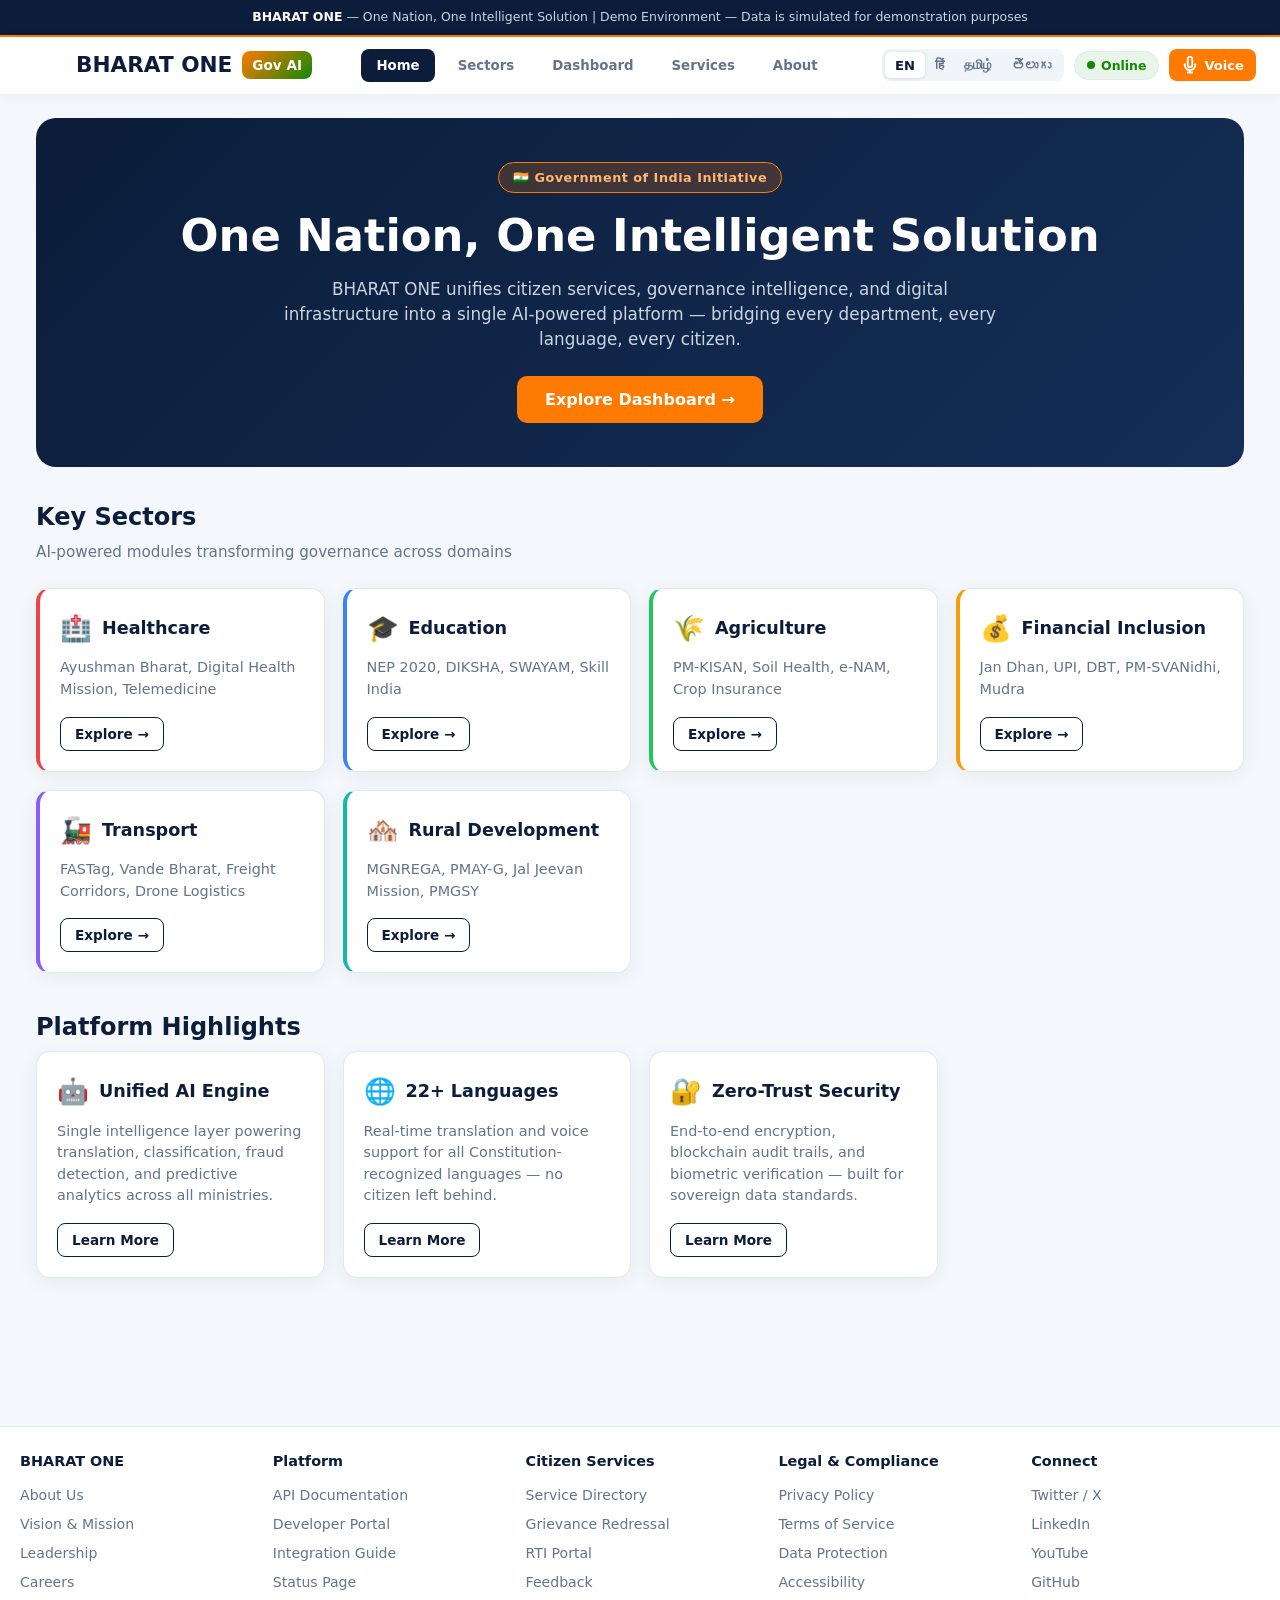
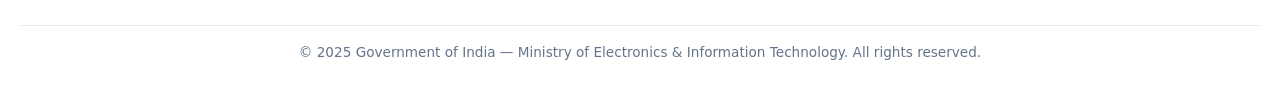
<file: index.html>
<!DOCTYPE html>
<html lang="en">
<head>
  <meta charset="UTF-8" />
  <meta name="viewport" content="width=device-width, initial-scale=1.0" />
  <meta name="description" content="BHARAT ONE — One Nation, One Intelligent Solution. Unified AI-powered governance platform for citizen services, dashboard analytics, and multi-sector intelligence." />
  <meta name="theme-color" content="#0b1d3a" />
  <title>BHARAT ONE — One Nation, One Intelligent Solution</title>
  <link rel="preconnect" href="https://fonts.googleapis.com">
  <link rel="preconnect" href="https://fonts.gstatic.com" crossorigin>
  <link rel="stylesheet" href="assets/css/style.css" />
  <link rel="icon" type="image/svg+xml" href="assets/images/favicon.svg" />
  <link rel="apple-touch-icon" href="assets/images/apple-touch-icon.svg" />
  <link rel="manifest" href="assets/images/manifest.json" />
</head>
<body>
  <!-- Top Banner -->
  <div class="top-banner" role="status" aria-live="polite">
    <strong>BHARAT ONE</strong> — One Nation, One Intelligent Solution | Demo Environment — Data is simulated for demonstration purposes
  </div>

  <!-- Navigation Header -->
  <header>
    <div class="nav-container">
      <div class="brand" onclick="switchView('home')" aria-label="Go to Home">
        <svg width="32" height="32" viewBox="0 0 32 32" fill="none" aria-hidden="true">
          <circle cx="16" cy="16" r="14" fill="url(#grad)"/>
          <path d="M16 8L22 16L16 24L10 16L16 8Z" fill="white"/>
        </svg>
        <defs>
          <linearGradient id="grad" x1="0" y1="0" x2="32" y2="32">
            <stop offset="0%" stop-color="#ff7a00"/>
            <stop offset="100%" stop-color="#138808"/>
          </linearGradient>
        </defs>
        <span>BHARAT ONE</span>
        <span class="brand-badge">Gov AI</span>
      </div>

      <nav class="nav-tabs" role="tablist" aria-label="Main navigation">
        <button class="nav-tab active" role="tab" data-view="home" aria-selected="true" onclick="switchView('home')">Home</button>
        <button class="nav-tab" role="tab" data-view="sectors" aria-selected="false" onclick="switchView('sectors')">Sectors</button>
        <button class="nav-tab" role="tab" data-view="dashboard" aria-selected="false" onclick="switchView('dashboard')">Dashboard</button>
        <button class="nav-tab" role="tab" data-view="services" aria-selected="false" onclick="switchView('services')">Services</button>
        <button class="nav-tab" role="tab" data-view="about" aria-selected="false" onclick="switchView('about')">About</button>
      </nav>

      <div class="controls">
        <div class="lang-group" role="group" aria-label="Language selection">
          <button class="lang-btn active" data-lang="en" onclick="setLanguage('en')">EN</button>
          <button class="lang-btn" data-lang="hi" onclick="setLanguage('hi')">हिं</button>
          <button class="lang-btn" data-lang="ta" onclick="setLanguage('ta')">தமிழ்</button>
          <button class="lang-btn" data-lang="te" onclick="setLanguage('te')">తెలుగు</button>
        </div>
        <button class="status-pill" id="statusPill" onclick="toggleStatus()" aria-pressed="false">
          <span class="status-dot" aria-hidden="true"></span>
          <span id="statusText">Online</span>
        </button>
        <button class="voice-btn" id="voiceBtn" onclick="openVoiceModal()" aria-label="Voice Assistant">
          <svg width="18" height="18" viewBox="0 0 24 24" fill="none" stroke="currentColor" stroke-width="2.5" aria-hidden="true">
            <path d="M12 1a3 3 0 0 0-3 3v8a3 3 0 0 0 6 0V4a3 3 0 0 0-3-3z"/>
            <path d="M19 10v2a7 7 0 0 1-14 0v-2"/>
            <line x1="12" y1="19" x2="12" y2="22"/>
            <line x1="8" y1="22" x2="16" y2="22"/>
          </svg>
          <span>Voice</span>
        </button>
      </div>
    </div>
  </header>

  <!-- Main Content -->
  <main>
    <!-- HOME VIEW -->
    <section class="view-section active" id="view-home" role="tabpanel" aria-labelledby="home-tab">
      <div class="hero">
        <span class="hero-tag">🇮🇳 Government of India Initiative</span>
        <h1>One Nation, One Intelligent Solution</h1>
        <p>BHARAT ONE unifies citizen services, governance intelligence, and digital infrastructure into a single AI-powered platform — bridging every department, every language, every citizen.</p>
        <button class="cta-btn" onclick="switchView('dashboard')">Explore Dashboard →</button>
      </div>

      <div>
        <h2 class="section-title">Key Sectors</h2>
        <p class="section-subtitle">AI-powered modules transforming governance across domains</p>
        <div class="sectors-grid" id="sectorsGrid">
          <!-- Populated by JS -->
        </div>
      </div>

      <div>
        <h2 class="section-title">Platform Highlights</h2>
        <div class="sectors-grid">
          <div class="sector-card">
            <div class="sector-header">
              <span class="sector-icon">🤖</span>
              <h3>Unified AI Engine</h3>
            </div>
            <p>Single intelligence layer powering translation, classification, fraud detection, and predictive analytics across all ministries.</p>
            <button class="btn-outline">Learn More</button>
          </div>
          <div class="sector-card">
            <div class="sector-header">
              <span class="sector-icon">🌐</span>
              <h3>22+ Languages</h3>
            </div>
            <p>Real-time translation and voice support for all Constitution-recognized languages — no citizen left behind.</p>
            <button class="btn-outline">Learn More</button>
          </div>
          <div class="sector-card">
            <div class="sector-header">
              <span class="sector-icon">🔐</span>
              <h3>Zero-Trust Security</h3>
            </div>
            <p>End-to-end encryption, blockchain audit trails, and biometric verification — built for sovereign data standards.</p>
            <button class="btn-outline">Learn More</button>
          </div>
        </div>
      </div>
    </section>

    <!-- SECTORS VIEW -->
    <section class="view-section" id="view-sectors" role="tabpanel" aria-labelledby="sectors-tab">
      <h2 class="section-title">All Sectors & Ministries</h2>
      <p class="section-subtitle">Browse 32+ integrated sectors with live metrics and AI insights</p>
      <div class="sectors-grid" id="allSectorsGrid">
        <!-- Populated by JS -->
      </div>
    </section>

    <!-- DASHBOARD VIEW -->
    <section class="view-section" id="view-dashboard" role="tabpanel" aria-labelledby="dashboard-tab">
      <h2 class="section-title">Intelligence Dashboard</h2>
      <p class="section-subtitle">Real-time governance metrics, AI insights, and cross-sector analytics</p>

      <div class="module-pills" role="tablist" aria-label="Dashboard modules" id="modulePills">
        <!-- Populated by JS -->
      </div>

      <div class="demo-banner">
        <span>📊 Demo Mode — All data is simulated</span>
        <button class="btn-secondary" style="padding: 4px 10px; font-size: 0.75rem;" onclick="refreshDashboard()">Refresh Data</button>
      </div>

      <div class="module-panel active" id="panel-overview" role="tabpanel">
        <div class="panel-header">
          <div>
            <h3 style="color: var(--navy);">National Overview</h3>
            <span class="panel-badge">Updated: <span id="lastUpdated">Just now</span></span>
          </div>
        </div>
        <div class="metrics-row" id="overviewMetrics">
          <!-- Populated by JS -->
        </div>
        <div class="ai-box" id="aiInsight">
          <!-- Populated by JS -->
        </div>
        <div class="chart-placeholder" id="trendChart">📈 Trend Chart Placeholder — Connect to Chart.js / Recharts for live visualization</div>
      </div>

      <div class="module-panel" id="panel-health" role="tabpanel">
        <div class="panel-header">
          <h3 style="color: var(--navy);">Healthcare & Ayushman Bharat</h3>
          <span class="panel-badge">Ministry of Health</span>
        </div>
        <div class="metrics-row" id="healthMetrics"></div>
        <div class="chart-placeholder">📊 Hospital Bed Utilization / Claim Trends</div>
      </div>

      <div class="module-panel" id="panel-education" role="tabpanel">
        <div class="panel-header">
          <h3 style="color: var(--navy);">Education & Skilling</h3>
          <span class="panel-badge">Ministry of Education</span>
        </div>
        <div class="metrics-row" id="eduMetrics"></div>
        <div class="chart-placeholder">📊 Enrollment / Dropout / Skill Certification Trends</div>
      </div>

      <div class="module-panel" id="panel-agri" role="tabpanel">
        <div class="panel-header">
          <h3 style="color: var(--navy);">Agriculture & Farmers</h3>
          <span class="panel-badge">Ministry of Agriculture</span>
        </div>
        <div class="metrics-row" id="agriMetrics"></div>
        <div class="chart-placeholder">📊 MSP Procurement / Soil Health / Weather Alerts</div>
      </div>

      <div class="module-panel" id="panel-finance" role="tabpanel">
        <div class="panel-header">
          <h3 style="color: var(--navy);">Financial Inclusion</h3>
          <span class="panel-badge">DFS / RBI / NPCI</span>
        </div>
        <div class="metrics-row" id="finMetrics"></div>
        <div class="chart-placeholder">📊 UPI Volume / Jan Dhan / DBT Transfers</div>
      </div>

      <div class="module-panel" id="panel-transport" role="tabpanel">
        <div class="panel-header">
          <h3 style="color: var(--navy);">Transport & Logistics</h3>
          <span class="panel-badge">MoRTH / Railways</span>
        </div>
        <div class="metrics-row" id="transportMetrics"></div>
        <div class="chart-placeholder">📊 FASTag / Freight Corridor / Vande Bharat Metrics</div>
      </div>
    </section>

    <!-- SERVICES VIEW -->
    <section class="view-section" id="view-services" role="tabpanel" aria-labelledby="services-tab">
      <h2 class="section-title">Citizen Services</h2>
      <p class="section-subtitle">Access 500+ government services through a single intelligent interface</p>

      <div class="form-row" style="margin-bottom: 24px;">
        <input type="search" id="serviceSearch" placeholder="Search services... (e.g., passport, PAN, ration)" aria-label="Search services">
        <select id="serviceCategory" aria-label="Filter by category">
          <option value="">All Categories</option>
          <option value="identity">Identity & Documentation</option>
          <option value="benefits">Benefits & Subsidies</option>
          <option value="health">Healthcare</option>
          <option value="education">Education & Skills</option>
          <option value="agriculture">Agriculture</option>
          <option value="finance">Banking & Finance</option>
          <option value="transport">Transport</option>
        </select>
      </div>

      <div class="table-wrapper">
        <table id="servicesTable">
          <thead>
            <tr>
              <th>Service</th>
              <th>Department</th>
              <th>Category</th>
              <th>Status</th>
              <th>Action</th>
            </tr>
          </thead>
          <tbody id="servicesBody">
            <!-- Populated by JS -->
          </tbody>
        </table>
      </div>
    </section>

    <!-- ABOUT VIEW -->
    <section class="view-section" id="view-about" role="tabpanel" aria-labelledby="about-tab">
      <h2 class="section-title">About BHARAT ONE</h2>
      <p class="section-subtitle">The vision, architecture, and impact of India's unified governance platform</p>

      <div class="sectors-grid">
        <div class="sector-card">
          <div class="sector-header">
            <span class="sector-icon">🎯</span>
            <h3>Vision</h3>
          </div>
          <p>Create a single, intelligent digital backbone for governance that eliminates silos, reduces citizen burden, and enables data-driven policy at scale.</p>
        </div>
        <div class="sector-card">
          <div class="sector-header">
            <span class="sector-icon">🏗️</span>
            <h3>Architecture</h3>
          </div>
          <p>Microservices on Kubernetes, event-driven with Kafka, AI/ML pipeline with TensorFlow/PyTorch, multilingual NLP (IndicBERT), blockchain audit layer.</p>
        </div>
        <div class="sector-card">
          <div class="sector-header">
            <span class="sector-icon">📈</span>
            <h3>Impact</h3>
          </div>
          <p>Targeting 1.4B citizens, 500+ services, 22 languages, 99.9% uptime, <2s response time, 90% reduction in physical visits for top 50 services.</p>
        </div>
        <div class="sector-card">
          <div class="sector-header">
            <span class="sector-icon">🤝</span>
            <h3>Partners</h3>
          </div>
          <p>MeitY, NIC, UIDAI, NPCI, RBI, NHA, CBSE, ICAR, IRCTC, State Governments, Academic Institutions (IITs, IIITs), Industry (TCS, Infosys, Wipro, startups).</p>
        </div>
      </div>

      <div style="margin-top: 32px; padding: 24px; background: var(--card); border: 1px solid var(--border); border-radius: var(--radius); box-shadow: var(--shadow);">
        <h3 style="color: var(--navy); margin-bottom: 16px;">Technical Stack</h3>
        <div class="form-row">
          <div style="flex: 1; min-width: 200px;">
            <strong>Frontend:</strong> React 18, TypeScript, Tailwind CSS, Vite
          </div>
          <div style="flex: 1; min-width: 200px;">
            <strong>Backend:</strong> Go, Python (FastAPI), Node.js, GraphQL
          </div>
        </div>
        <div class="form-row">
          <div style="flex: 1; min-width: 200px;">
            <strong>AI/ML:</strong> PyTorch, TensorFlow, IndicBERT, Whisper, TTS
          </div>
          <div style="flex: 1; min-width: 200px;">
            <strong>Data:</strong> PostgreSQL, ClickHouse, Redis, Elasticsearch
          </div>
        </div>
        <div class="form-row">
          <div style="flex: 1; min-width: 200px;">
            <strong>Infra:</strong> Kubernetes, Kafka, Istio, ArgoCD, Prometheus, Grafana
          </div>
          <div style="flex: 1; min-width: 200px;">
            <strong>Security:</strong> mTLS, OAuth2/OIDC, WebAuthn, Hardware Security Modules
          </div>
        </div>
      </div>
    </section>
  </main>

  <!-- Voice Modal -->
  <div class="modal-overlay" id="voiceModal" role="dialog" aria-modal="true" aria-labelledby="voiceModalTitle">
    <div class="voice-modal">
      <h3 id="voiceModalTitle">🎙️ Voice Assistant</h3>
      <p>Listening... Speak your query in any supported language.</p>
      <div class="voice-wave" id="voiceWave" aria-hidden="true">
        <span></span><span></span><span></span><span></span><span></span>
      </div>
      <p id="voiceTranscript" style="min-height: 24px; color: var(--muted); font-size: 0.9rem;"></p>
      <div style="display: flex; gap: 10px; justify-content: center; margin-top: 16px;">
        <button class="btn-secondary" onclick="closeVoiceModal()">Cancel</button>
        <button class="btn-primary" onclick="simulateVoiceResult()">Try Demo Query</button>
      </div>
    </div>
  </div>

  <!-- Footer -->
  <footer>
    <div class="footer-grid">
      <div class="footer-col">
        <h4>BHARAT ONE</h4>
        <a href="#">About Us</a>
        <a href="#">Vision & Mission</a>
        <a href="#">Leadership</a>
        <a href="#">Careers</a>
      </div>
      <div class="footer-col">
        <h4>Platform</h4>
        <a href="#">API Documentation</a>
        <a href="#">Developer Portal</a>
        <a href="#">Integration Guide</a>
        <a href="#">Status Page</a>
      </div>
      <div class="footer-col">
        <h4>Citizen Services</h4>
        <a href="#">Service Directory</a>
        <a href="#">Grievance Redressal</a>
        <a href="#">RTI Portal</a>
        <a href="#">Feedback</a>
      </div>
      <div class="footer-col">
        <h4>Legal & Compliance</h4>
        <a href="#">Privacy Policy</a>
        <a href="#">Terms of Service</a>
        <a href="#">Data Protection</a>
        <a href="#">Accessibility</a>
      </div>
      <div class="footer-col">
        <h4>Connect</h4>
        <a href="#">Twitter / X</a>
        <a href="#">LinkedIn</a>
        <a href="#">YouTube</a>
        <a href="#">GitHub</a>
      </div>
    </div>
    <div style="max-width: 1240px; margin: 24px auto 0; padding-top: 16px; border-top: 1px solid var(--border); text-align: center; color: var(--muted); font-size: 0.85rem;">
      © 2025 Government of India — Ministry of Electronics & Information Technology. All rights reserved.
    </div>
  </footer>

  <script src="assets/js/app.js"></script>
</body>
</html>
</file>
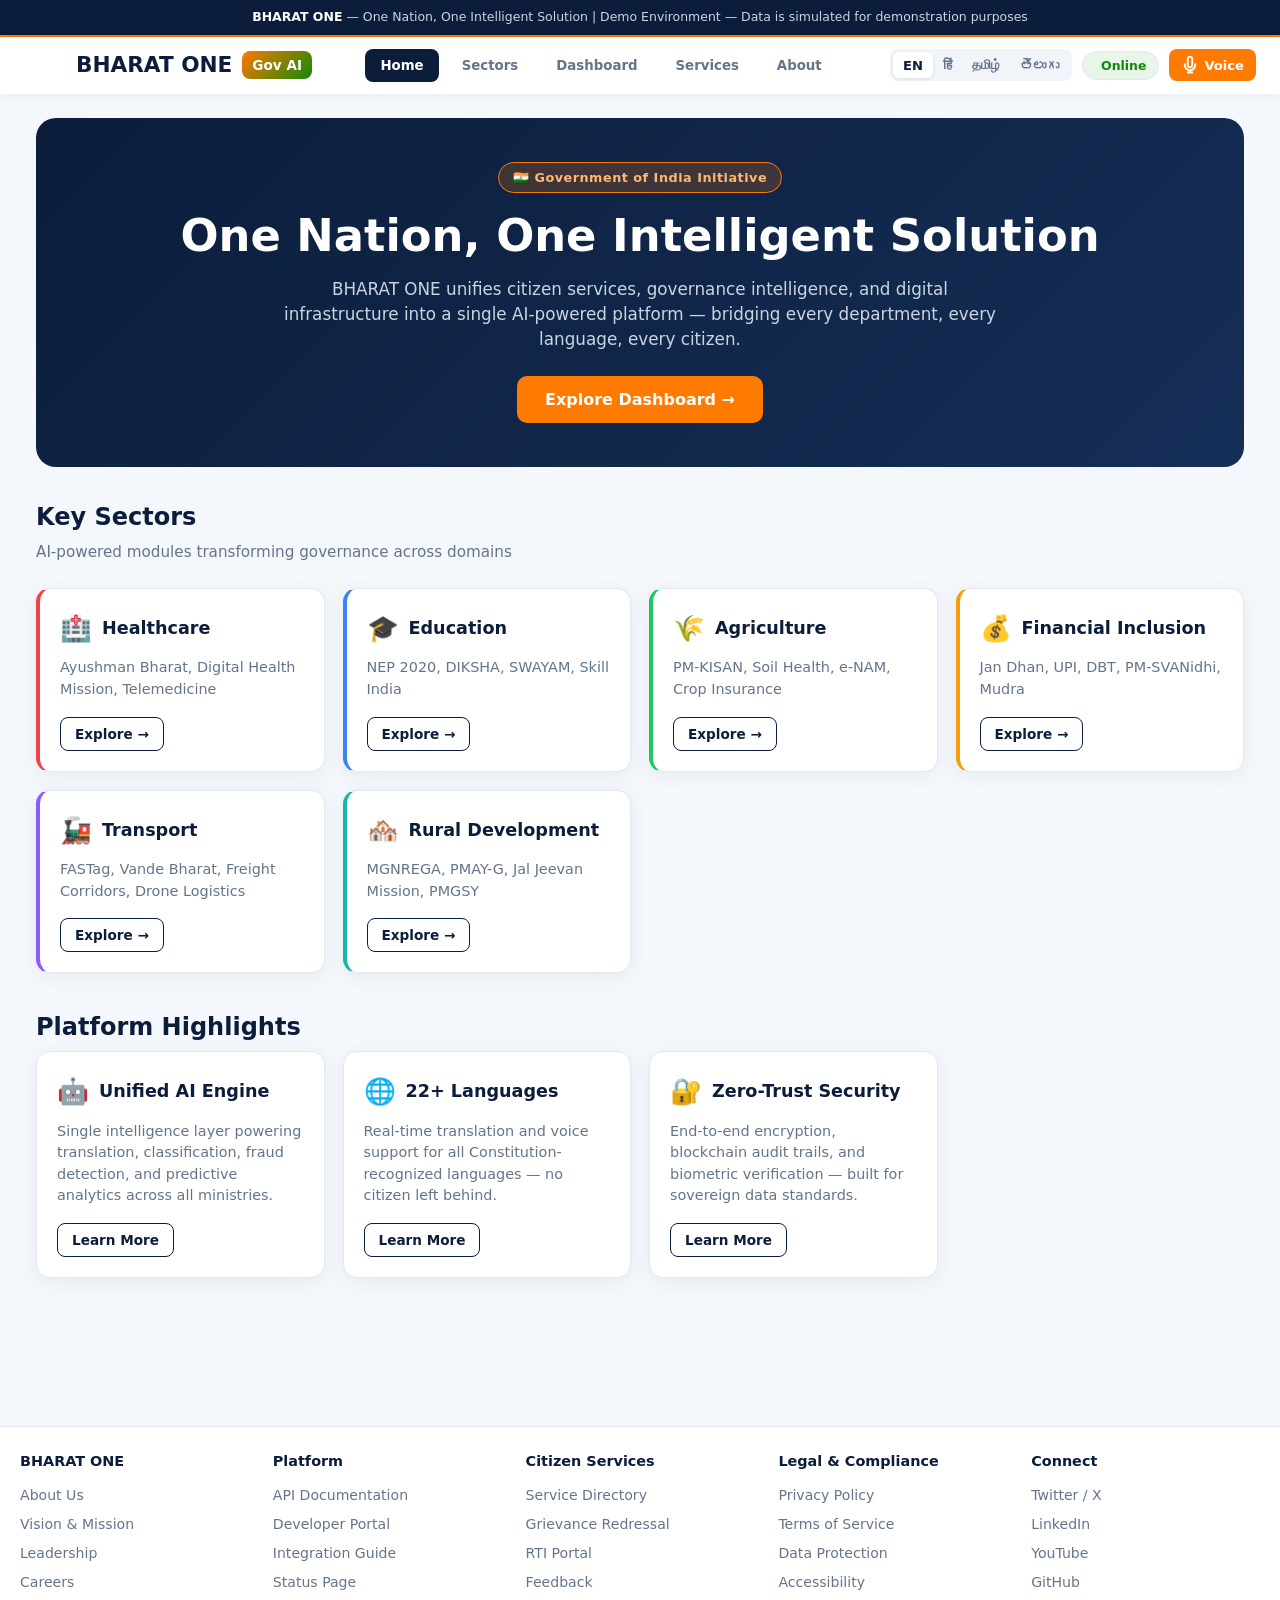
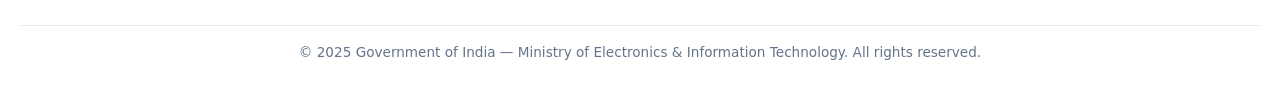
<file: live.html>
<!DOCTYPE html>
<html lang="en">
<head>
  <meta charset="UTF-8" />
  <meta name="viewport" content="width=device-width, initial-scale=1.0" />
  <title>BHARAT ONE — One Nation, One Intelligent Solution</title>
  <style>
    :root {
      --navy: #0b1d3a;
      --navy-light: #152e57;
      --saffron: #ff7a00;
      --saffron-hover: #e56d00;
      --green: #138808;
      --green-bg: #e8f5e9;
      --bg: #f4f7fb;
      --card: #ffffff;
      --text: #1e293b;
      --muted: #64748b;
      --border: #e2e8f0;
      --danger: #dc2626;
      --danger-bg: #fef2f2;
      --radius: 14px;
      --shadow: 0 4px 20px rgba(11, 29, 58, 0.06);
    }

    * {
      box-sizing: border-box;
      margin: 0;
      padding: 0;
      font-family: 'Segoe UI', system-ui, -apple-system, sans-serif;
    }

    body {
      background: var(--bg);
      color: var(--text);
      line-height: 1.5;
    }

    /* Top Disclaimer Banner */
    .top-banner {
      background: var(--navy);
      color: #cbd5e1;
      font-size: 0.78rem;
      text-align: center;
      padding: 8px 16px;
      border-bottom: 2px solid var(--saffron);
    }

    .top-banner strong {
      color: #ffffff;
    }

    /* Navigation Header */
    header {
      background: var(--card);
      position: sticky;
      top: 0;
      z-index: 100;
      box-shadow: 0 2px 12px rgba(0, 0, 0, 0.05);
      padding: 12px 24px;
    }

    .nav-container {
      max-width: 1240px;
      margin: 0 auto;
      display: flex;
      flex-wrap: wrap;
      align-items: center;
      justify-content: space-between;
      gap: 12px;
    }

    .brand {
      display: flex;
      align-items: center;
      gap: 10px;
      font-weight: 800;
      font-size: 1.35rem;
      color: var(--navy);
      cursor: pointer;
    }

    .brand-badge {
      background: linear-gradient(135deg, var(--saffron), var(--green));
      color: white;
      padding: 4px 10px;
      border-radius: 8px;
      font-size: 0.85rem;
    }

    .nav-tabs {
      display: flex;
      gap: 8px;
      flex-wrap: wrap;
    }

    .nav-tab {
      background: transparent;
      border: 1px solid transparent;
      padding: 8px 14px;
      border-radius: 8px;
      font-weight: 600;
      color: var(--muted);
      cursor: pointer;
      transition: all 0.2s;
    }

    .nav-tab:hover {
      background: #f1f5f9;
      color: var(--navy);
    }

    .nav-tab.active {
      background: var(--navy);
      color: #ffffff;
    }

    .controls {
      display: flex;
      align-items: center;
      gap: 10px;
      flex-wrap: wrap;
    }

    .lang-group {
      display: flex;
      background: #f1f5f9;
      padding: 3px;
      border-radius: 8px;
    }

    .lang-btn {
      border: none;
      background: transparent;
      padding: 5px 10px;
      border-radius: 6px;
      font-size: 0.82rem;
      font-weight: 600;
      cursor: pointer;
      color: var(--muted);
    }

    .lang-btn.active {
      background: #ffffff;
      color: var(--navy);
      box-shadow: 0 1px 4px rgba(0,0,0,0.1);
    }

    .status-pill {
      display: flex;
      align-items: center;
      gap: 6px;
      padding: 6px 12px;
      border-radius: 20px;
      font-size: 0.78rem;
      font-weight: 700;
      cursor: pointer;
      border: 1px solid var(--border);
      background: var(--green-bg);
      color: var(--green);
    }

    .status-pill.offline {
      background: #fef3c7;
      color: #b45309;
    }

    .voice-btn {
      background: var(--saffron);
      color: white;
      border: none;
      padding: 7px 12px;
      border-radius: 8px;
      font-weight: 600;
      font-size: 0.82rem;
      cursor: pointer;
      display: flex;
      align-items: center;
      gap: 5px;
    }

    .voice-btn:hover {
      background: var(--saffron-hover);
    }

    /* Main Layout */
    main {
      max-width: 1240px;
      margin: 0 auto;
      padding: 24px 16px 64px;
    }

    .view-section {
      display: none;
      animation: fadeIn 0.25s ease;
    }

    .view-section.active {
      display: block;
    }

    @keyframes fadeIn {
      from { opacity: 0; transform: translateY(6px); }
      to { opacity: 1; transform: translateY(0); }
    }

    /* Hero Section */
    .hero {
      background: linear-gradient(135deg, var(--navy) 0%, var(--navy-light) 100%);
      color: white;
      border-radius: 20px;
      padding: 44px 32px;
      text-align: center;
      margin-bottom: 32px;
      position: relative;
      overflow: hidden;
    }

    .hero-tag {
      display: inline-block;
      background: rgba(255, 122, 0, 0.2);
      border: 1px solid var(--saffron);
      color: #ffb774;
      padding: 5px 14px;
      border-radius: 20px;
      font-size: 0.8rem;
      font-weight: 700;
      letter-spacing: 0.5px;
      margin-bottom: 16px;
    }

    .hero h1 {
      font-size: clamp(1.8rem, 4vw, 2.8rem);
      margin-bottom: 14px;
      line-height: 1.2;
    }

    .hero p {
      max-width: 720px;
      margin: 0 auto 24px;
      color: #cbd5e1;
      font-size: 1.05rem;
    }

    .cta-btn {
      background: var(--saffron);
      color: white;
      border: none;
      padding: 14px 28px;
      border-radius: 10px;
      font-size: 1rem;
      font-weight: 700;
      cursor: pointer;
      transition: transform 0.15s, background 0.2s;
    }

    .cta-btn:hover {
      background: var(--saffron-hover);
      transform: translateY(-2px);
    }

    /* Grid & Cards */
    .section-title {
      font-size: 1.5rem;
      color: var(--navy);
      margin-bottom: 6px;
    }

    .section-subtitle {
      color: var(--muted);
      margin-bottom: 24px;
      font-size: 0.95rem;
    }

    .sectors-grid {
      display: grid;
      grid-template-columns: repeat(auto-fill, minmax(280px, 1fr));
      gap: 18px;
      margin-bottom: 36px;
    }

    .sector-card {
      background: var(--card);
      border: 1px solid var(--border);
      border-radius: var(--radius);
      padding: 20px;
      box-shadow: var(--shadow);
      display: flex;
      flex-direction: column;
      justify-content: space-between;
      transition: transform 0.2s, border-color 0.2s;
    }

    .sector-card:hover {
      transform: translateY(-3px);
      border-color: var(--saffron);
    }

    .sector-header {
      display: flex;
      align-items: center;
      gap: 10px;
      margin-bottom: 10px;
    }

    .sector-icon {
      font-size: 1.6rem;
    }

    .sector-card h3 {
      font-size: 1.1rem;
      color: var(--navy);
    }

    .sector-card p {
      color: var(--muted);
      font-size: 0.9rem;
      margin-bottom: 16px;
    }

    .btn-outline {
      background: transparent;
      border: 1.5px solid var(--navy);
      color: var(--navy);
      padding: 8px 14px;
      border-radius: 8px;
      font-weight: 600;
      font-size: 0.85rem;
      cursor: pointer;
      align-self: flex-start;
      transition: all 0.2s;
    }

    .btn-outline:hover {
      background: var(--navy);
      color: white;
    }

    /* Dashboard Tabs & Panels */
    .module-pills {
      display: flex;
      gap: 8px;
      overflow-x: auto;
      padding-bottom: 10px;
      margin-bottom: 20px;
    }

    .module-pill {
      white-space: nowrap;
      padding: 9px 16px;
      border-radius: 999px;
      border: 1px solid var(--border);
      background: var(--card);
      color: var(--text);
      font-weight: 600;
      font-size: 0.88rem;
      cursor: pointer;
      transition: all 0.2s;
    }

    .module-pill.active {
      background: var(--saffron);
      color: white;
      border-color: var(--saffron);
    }

    .demo-banner {
      background: #e0f2fe;
      color: #0369a1;
      padding: 8px 14px;
      border-radius: 8px;
      font-size: 0.8rem;
      font-weight: 700;
      margin-bottom: 20px;
      display: flex;
      justify-content: space-between;
      align-items: center;
    }

    .module-panel {
      display: none;
      background: var(--card);
      border: 1px solid var(--border);
      border-radius: 16px;
      padding: 24px;
      box-shadow: var(--shadow);
    }

    .module-panel.active {
      display: block;
    }

    .panel-header {
      display: flex;
      flex-wrap: wrap;
      justify-content: space-between;
      align-items: center;
      gap: 12px;
      border-bottom: 1px solid var(--border);
      padding-bottom: 14px;
      margin-bottom: 20px;
    }

    .panel-badge {
      background: #f1f5f9;
      color: var(--navy);
      padding: 4px 10px;
      border-radius: 6px;
      font-size: 0.78rem;
      font-weight: 700;
    }

    .metrics-row {
      display: grid;
      grid-template-columns: repeat(auto-fit, minmax(210px, 1fr));
      gap: 16px;
      margin-bottom: 20px;
    }

    .metric-box {
      background: #f8fafc;
      border: 1px solid var(--border);
      border-radius: 12px;
      padding: 16px;
    }

    .metric-label {
      font-size: 0.82rem;
      color: var(--muted);
      font-weight: 600;
      margin-bottom: 4px;
    }

    .metric-value {
      font-size: 1.5rem;
      font-weight: 800;
      color: var(--navy);
    }

    .metric-note {
      font-size: 0.8rem;
      color: var(--green);
      margin-top: 4px;
    }

    .ai-box {
      background: #fff7ed;
      border-left: 4px solid var(--saffron);
      padding: 14px 16px;
      border-radius: 8px;
      margin-bottom: 20px;
      font-size: 0.94rem;
    }

    /* Forms & Interactive Controls */
    .form-row {
      display: flex;
      flex-wrap: wrap;
      gap: 12px;
      margin-bottom: 16px;
    }

    input, select, textarea {
      padding: 10px 12px;
      border: 1px solid var(--border);
      border-radius: 8px;
      font-size: 0.92rem;
      flex: 1;
      min-width: 180px;
    }

    .btn-primary {
      background: var(--navy);
      color: white;
      border: none;
      padding: 10px 18px;
      border-radius: 8px;
      font-weight: 600;
      cursor: pointer;
    }

    .btn-primary:hover {
      background: var(--navy-light);
    }

    .btn-secondary {
      background: transparent;
      border: 1.5px solid var(--navy);
      color: var(--navy);
      padding: 10px 18px;
      border-radius: 8px;
      font-weight: 600;
      cursor: pointer;
    }

    .btn-secondary:hover {
      background: var(--navy);
      color: white;
    }

    .btn-danger {
      background: var(--danger);
      color: white;
      border: none;
      padding: 10px 18px;
      border-radius: 8px;
      font-weight: 600;
      cursor: pointer;
    }

    .btn-danger:hover {
      background: #b91c1c;
    }

    /* Tables */
    .table-wrapper {
      overflow-x: auto;
    }

    table {
      width: 100%;
      border-collapse: collapse;
      font-size: 0.9rem;
    }

    th, td {
      padding: 12px;
      text-align: left;
      border-bottom: 1px solid var(--border);
    }

    th {
      background: #f8fafc;
      font-weight: 700;
      color: var(--muted);
      font-size: 0.78rem;
      text-transform: uppercase;
      letter-spacing: 0.5px;
    }

    tr:hover td {
      background: #fafbfc;
    }

    .badge {
      display: inline-flex;
      align-items: center;
      padding: 4px 10px;
      border-radius: 999px;
      font-size: 0.75rem;
      font-weight: 700;
    }

    .badge-success {
      background: var(--green-bg);
      color: var(--green);
    }

    .badge-warning {
      background: #fef3c7;
      color: #b45309;
    }

    .badge-danger {
      background: var(--danger-bg);
      color: var(--danger);
    }

    .badge-info {
      background: #e0f2fe;
      color: #0369a1;
    }

    /* Chart placeholder */
    .chart-placeholder {
      height: 280px;
      background: #f8fafc;
      border: 1px dashed var(--border);
      border-radius: 12px;
      display: flex;
      align-items: center;
      justify-content: center;
      color: var(--muted);
      font-size: 0.95rem;
    }

    /* Voice Modal */
    .modal-overlay {
      position: fixed;
      inset: 0;
      background: rgba(11, 29, 58, 0.6);
      z-index: 1000;
      display: none;
      align-items: center;
      justify-content: center;
      padding: 20px;
    }

    .modal-overlay.active {
      display: flex;
    }

    .voice-modal {
      background: var(--card);
      border-radius: 20px;
      padding: 32px;
      max-width: 420px;
      width: 100%;
      text-align: center;
      box-shadow: 0 20px 60px rgba(0,0,0,0.2);
    }

    .voice-wave {
      display: flex;
      gap: 4px;
      justify-content: center;
      margin: 24px 0;
      height: 60px;
      align-items: flex-end;
    }

    .voice-wave span {
      width: 6px;
      background: var(--saffron);
      border-radius: 3px;
      animation: wave 1.2s ease-in-out infinite;
    }

    .voice-wave span:nth-child(2) { animation-delay: 0.1s; }
    .voice-wave span:nth-child(3) { animation-delay: 0.2s; }
    .voice-wave span:nth-child(4) { animation-delay: 0.3s; }
    .voice-wave span:nth-child(5) { animation-delay: 0.4s; }

    @keyframes wave {
      0%, 100% { height: 10px; }
      50% { height: 50px; }
    }

    .voice-modal h3 {
      color: var(--navy);
      margin-bottom: 8px;
    }

    .voice-modal p {
      color: var(--muted);
      margin-bottom: 24px;
    }

    /* Footer */
    footer {
      background: var(--card);
      border-top: 1px solid var(--border);
      padding: 24px 16px;
      margin-top: 48px;
    }

    .footer-grid {
      max-width: 1240px;
      margin: 0 auto;
      display: grid;
      grid-template-columns: repeat(auto-fit, minmax(200px, 1fr));
      gap: 24px;
    }

    .footer-col h4 {
      color: var(--navy);
      font-size: 0.9rem;
      margin-bottom: 12px;
    }

    .footer-col a {
      display: block;
      color: var(--muted);
      text-decoration: none;
      font-size: 0.88rem;
      margin-bottom: 8px;
      transition: color 0.2s;
    }

    .footer-col a:hover {
      color: var(--saffron);
    }

    /* Responsive */
    @media (max-width: 768px) {
      .nav-container {
        flex-direction: column;
        align-items: flex-start;
      }
      .controls {
        width: 100%;
        justify-content: space-between;
      }
      .hero {
        padding: 32px 20px;
      }
      .sectors-grid {
        grid-template-columns: 1fr;
      }
    }

    /* Utility */
    .sr-only {
      position: absolute;
      width: 1px;
      height: 1px;
      padding: 0;
      margin: -1px;
      overflow: hidden;
      clip: rect(0, 0, 0, 0);
      white-space: nowrap;
      border: 0;
    }
  </style>
</head>
<body>
  <!-- Top Banner -->
  <div class="top-banner" role="status" aria-live="polite">
    <strong>BHARAT ONE</strong> — One Nation, One Intelligent Solution | Demo Environment — Data is simulated for demonstration purposes
  </div>

  <!-- Navigation Header -->
  <header>
    <div class="nav-container">
      <div class="brand" onclick="switchView('home')" aria-label="Go to Home">
        <svg width="32" height="32" viewBox="0 0 32 32" fill="none" aria-hidden="true">
          <circle cx="16" cy="16" r="14" fill="url(#grad)"/>
          <path d="M16 8L22 16L16 24L10 16L16 8Z" fill="white"/>
        </svg>
        <defs>
          <linearGradient id="grad" x1="0" y1="0" x2="32" y2="32">
            <stop offset="0%" stop-color="#ff7a00"/>
            <stop offset="100%" stop-color="#138808"/>
          </linearGradient>
        </defs>
        <span>BHARAT ONE</span>
        <span class="brand-badge">Gov AI</span>
      </div>

      <nav class="nav-tabs" role="tablist" aria-label="Main navigation">
        <button class="nav-tab active" role="tab" data-view="home" aria-selected="true" onclick="switchView('home')">Home</button>
        <button class="nav-tab" role="tab" data-view="sectors" aria-selected="false" onclick="switchView('sectors')">Sectors</button>
        <button class="nav-tab" role="tab" data-view="dashboard" aria-selected="false" onclick="switchView('dashboard')">Dashboard</button>
        <button class="nav-tab" role="tab" data-view="services" aria-selected="false" onclick="switchView('services')">Services</button>
        <button class="nav-tab" role="tab" data-view="about" aria-selected="false" onclick="switchView('about')">About</button>
      </nav>

      <div class="controls">
        <div class="lang-group" role="group" aria-label="Language selection">
          <button class="lang-btn active" data-lang="en" onclick="setLanguage('en')">EN</button>
          <button class="lang-btn" data-lang="hi" onclick="setLanguage('hi')">हिं</button>
          <button class="lang-btn" data-lang="ta" onclick="setLanguage('ta')">தமிழ்</button>
          <button class="lang-btn" data-lang="te" onclick="setLanguage('te')">తెలుగు</button>
        </div>
        <button class="status-pill" id="statusPill" onclick="toggleStatus()" aria-pressed="false">
          <span class="status-dot" aria-hidden="true"></span>
          <span id="statusText">Online</span>
        </button>
        <button class="voice-btn" id="voiceBtn" onclick="openVoiceModal()" aria-label="Voice Assistant">
          <svg width="18" height="18" viewBox="0 0 24 24" fill="none" stroke="currentColor" stroke-width="2.5" aria-hidden="true">
            <path d="M12 1a3 3 0 0 0-3 3v8a3 3 0 0 0 6 0V4a3 3 0 0 0-3-3z"/>
            <path d="M19 10v2a7 7 0 0 1-14 0v-2"/>
            <line x1="12" y1="19" x2="12" y2="22"/>
            <line x1="8" y1="22" x2="16" y2="22"/>
          </svg>
          <span>Voice</span>
        </button>
      </div>
    </div>
  </header>

  <!-- Main Content -->
  <main>
    <!-- HOME VIEW -->
    <section class="view-section active" id="view-home" role="tabpanel" aria-labelledby="home-tab">
      <div class="hero">
        <span class="hero-tag">🇮🇳 Government of India Initiative</span>
        <h1>One Nation, One Intelligent Solution</h1>
        <p>BHARAT ONE unifies citizen services, governance intelligence, and digital infrastructure into a single AI-powered platform — bridging every department, every language, every citizen.</p>
        <button class="cta-btn" onclick="switchView('dashboard')">Explore Dashboard →</button>
      </div>

      <div>
        <h2 class="section-title">Key Sectors</h2>
        <p class="section-subtitle">AI-powered modules transforming governance across domains</p>
        <div class="sectors-grid" id="sectorsGrid">
          <!-- Populated by JS -->
        </div>
      </div>

      <div>
        <h2 class="section-title">Platform Highlights</h2>
        <div class="sectors-grid">
          <div class="sector-card">
            <div class="sector-header">
              <span class="sector-icon">🤖</span>
              <h3>Unified AI Engine</h3>
            </div>
            <p>Single intelligence layer powering translation, classification, fraud detection, and predictive analytics across all ministries.</p>
            <button class="btn-outline">Learn More</button>
          </div>
          <div class="sector-card">
            <div class="sector-header">
              <span class="sector-icon">🌐</span>
              <h3>22+ Languages</h3>
            </div>
            <p>Real-time translation and voice support for all Constitution-recognized languages — no citizen left behind.</p>
            <button class="btn-outline">Learn More</button>
          </div>
          <div class="sector-card">
            <div class="sector-header">
              <span class="sector-icon">🔐</span>
              <h3>Zero-Trust Security</h3>
            </div>
            <p>End-to-end encryption, blockchain audit trails, and biometric verification — built for sovereign data standards.</p>
            <button class="btn-outline">Learn More</button>
          </div>
        </div>
      </div>
    </section>

    <!-- SECTORS VIEW -->
    <section class="view-section" id="view-sectors" role="tabpanel" aria-labelledby="sectors-tab">
      <h2 class="section-title">All Sectors & Ministries</h2>
      <p class="section-subtitle">Browse 32+ integrated sectors with live metrics and AI insights</p>
      <div class="sectors-grid" id="allSectorsGrid">
        <!-- Populated by JS -->
      </div>
    </section>

    <!-- DASHBOARD VIEW -->
    <section class="view-section" id="view-dashboard" role="tabpanel" aria-labelledby="dashboard-tab">
      <h2 class="section-title">Intelligence Dashboard</h2>
      <p class="section-subtitle">Real-time governance metrics, AI insights, and cross-sector analytics</p>

      <div class="module-pills" role="tablist" aria-label="Dashboard modules" id="modulePills">
        <!-- Populated by JS -->
      </div>

      <div class="demo-banner">
        <span>📊 Demo Mode — All data is simulated</span>
        <button class="btn-secondary" style="padding: 4px 10px; font-size: 0.75rem;" onclick="refreshDashboard()">Refresh Data</button>
      </div>

      <div class="module-panel active" id="panel-overview" role="tabpanel">
        <div class="panel-header">
          <div>
            <h3 style="color: var(--navy);">National Overview</h3>
            <span class="panel-badge">Updated: <span id="lastUpdated">Just now</span></span>
          </div>
        </div>
        <div class="metrics-row" id="overviewMetrics">
          <!-- Populated by JS -->
        </div>
        <div class="ai-box" id="aiInsight">
          <!-- Populated by JS -->
        </div>
        <div class="chart-placeholder" id="trendChart">📈 Trend Chart Placeholder — Connect to Chart.js / Recharts for live visualization</div>
      </div>

      <div class="module-panel" id="panel-health" role="tabpanel">
        <div class="panel-header">
          <h3 style="color: var(--navy);">Healthcare & Ayushman Bharat</h3>
          <span class="panel-badge">Ministry of Health</span>
        </div>
        <div class="metrics-row" id="healthMetrics"></div>
        <div class="chart-placeholder">📊 Hospital Bed Utilization / Claim Trends</div>
      </div>

      <div class="module-panel" id="panel-education" role="tabpanel">
        <div class="panel-header">
          <h3 style="color: var(--navy);">Education & Skilling</h3>
          <span class="panel-badge">Ministry of Education</span>
        </div>
        <div class="metrics-row" id="eduMetrics"></div>
        <div class="chart-placeholder">📊 Enrollment / Dropout / Skill Certification Trends</div>
      </div>

      <div class="module-panel" id="panel-agri" role="tabpanel">
        <div class="panel-header">
          <h3 style="color: var(--navy);">Agriculture & Farmers</h3>
          <span class="panel-badge">Ministry of Agriculture</span>
        </div>
        <div class="metrics-row" id="agriMetrics"></div>
        <div class="chart-placeholder">📊 MSP Procurement / Soil Health / Weather Alerts</div>
      </div>

      <div class="module-panel" id="panel-finance" role="tabpanel">
        <div class="panel-header">
          <h3 style="color: var(--navy);">Financial Inclusion</h3>
          <span class="panel-badge">DFS / RBI / NPCI</span>
        </div>
        <div class="metrics-row" id="finMetrics"></div>
        <div class="chart-placeholder">📊 UPI Volume / Jan Dhan / DBT Transfers</div>
      </div>

      <div class="module-panel" id="panel-transport" role="tabpanel">
        <div class="panel-header">
          <h3 style="color: var(--navy);">Transport & Logistics</h3>
          <span class="panel-badge">MoRTH / Railways</span>
        </div>
        <div class="metrics-row" id="transportMetrics"></div>
        <div class="chart-placeholder">📊 FASTag / Freight Corridor / Vande Bharat Metrics</div>
      </div>
    </section>

    <!-- SERVICES VIEW -->
    <section class="view-section" id="view-services" role="tabpanel" aria-labelledby="services-tab">
      <h2 class="section-title">Citizen Services</h2>
      <p class="section-subtitle">Access 500+ government services through a single intelligent interface</p>

      <div class="form-row" style="margin-bottom: 24px;">
        <input type="search" id="serviceSearch" placeholder="Search services... (e.g., passport, PAN, ration)" aria-label="Search services">
        <select id="serviceCategory" aria-label="Filter by category">
          <option value="">All Categories</option>
          <option value="identity">Identity & Documentation</option>
          <option value="benefits">Benefits & Subsidies</option>
          <option value="health">Healthcare</option>
          <option value="education">Education & Skills</option>
          <option value="agriculture">Agriculture</option>
          <option value="finance">Banking & Finance</option>
          <option value="transport">Transport</option>
        </select>
      </div>

      <div class="table-wrapper">
        <table id="servicesTable">
          <thead>
            <tr>
              <th>Service</th>
              <th>Department</th>
              <th>Category</th>
              <th>Status</th>
              <th>Action</th>
            </tr>
          </thead>
          <tbody id="servicesBody">
            <!-- Populated by JS -->
          </tbody>
        </table>
      </div>
    </section>

    <!-- ABOUT VIEW -->
    <section class="view-section" id="view-about" role="tabpanel" aria-labelledby="about-tab">
      <h2 class="section-title">About BHARAT ONE</h2>
      <p class="section-subtitle">The vision, architecture, and impact of India's unified governance platform</p>

      <div class="sectors-grid">
        <div class="sector-card">
          <div class="sector-header">
            <span class="sector-icon">🎯</span>
            <h3>Vision</h3>
          </div>
          <p>Create a single, intelligent digital backbone for governance that eliminates silos, reduces citizen burden, and enables data-driven policy at scale.</p>
        </div>
        <div class="sector-card">
          <div class="sector-header">
            <span class="sector-icon">🏗️</span>
            <h3>Architecture</h3>
          </div>
          <p>Microservices on Kubernetes, event-driven with Kafka, AI/ML pipeline with TensorFlow/PyTorch, multilingual NLP (IndicBERT), blockchain audit layer.</p>
        </div>
        <div class="sector-card">
          <div class="sector-header">
            <span class="sector-icon">📈</span>
            <h3>Impact</h3>
          </div>
          <p>Targeting 1.4B citizens, 500+ services, 22 languages, 99.9% uptime, <2s response time, 90% reduction in physical visits for top 50 services.</p>
        </div>
        <div class="sector-card">
          <div class="sector-header">
            <span class="sector-icon">🤝</span>
            <h3>Partners</h3>
          </div>
          <p>MeitY, NIC, UIDAI, NPCI, RBI, NHA, CBSE, ICAR, IRCTC, State Governments, Academic Institutions (IITs, IIITs), Industry (TCS, Infosys, Wipro, startups).</p>
        </div>
      </div>

      <div style="margin-top: 32px; padding: 24px; background: var(--card); border: 1px solid var(--border); border-radius: var(--radius); box-shadow: var(--shadow);">
        <h3 style="color: var(--navy); margin-bottom: 16px;">Technical Stack</h3>
        <div class="form-row">
          <div style="flex: 1; min-width: 200px;">
            <strong>Frontend:</strong> React 18, TypeScript, Tailwind CSS, Vite
          </div>
          <div style="flex: 1; min-width: 200px;">
            <strong>Backend:</strong> Go, Python (FastAPI), Node.js, GraphQL
          </div>
        </div>
        <div class="form-row">
          <div style="flex: 1; min-width: 200px;">
            <strong>AI/ML:</strong> PyTorch, TensorFlow, IndicBERT, Whisper, TTS
          </div>
          <div style="flex: 1; min-width: 200px;">
            <strong>Data:</strong> PostgreSQL, ClickHouse, Redis, Elasticsearch
          </div>
        </div>
        <div class="form-row">
          <div style="flex: 1; min-width: 200px;">
            <strong>Infra:</strong> Kubernetes, Kafka, Istio, ArgoCD, Prometheus, Grafana
          </div>
          <div style="flex: 1; min-width: 200px;">
            <strong>Security:</strong> mTLS, OAuth2/OIDC, WebAuthn, Hardware Security Modules
          </div>
        </div>
      </div>
    </section>
  </main>

  <!-- Voice Modal -->
  <div class="modal-overlay" id="voiceModal" role="dialog" aria-modal="true" aria-labelledby="voiceModalTitle">
    <div class="voice-modal">
      <h3 id="voiceModalTitle">🎙️ Voice Assistant</h3>
      <p>Listening... Speak your query in any supported language.</p>
      <div class="voice-wave" id="voiceWave" aria-hidden="true">
        <span></span><span></span><span></span><span></span><span></span>
      </div>
      <p id="voiceTranscript" style="min-height: 24px; color: var(--muted); font-size: 0.9rem;"></p>
      <div style="display: flex; gap: 10px; justify-content: center; margin-top: 16px;">
        <button class="btn-secondary" onclick="closeVoiceModal()">Cancel</button>
        <button class="btn-primary" onclick="simulateVoiceResult()">Try Demo Query</button>
      </div>
    </div>
  </div>

  <!-- Footer -->
  <footer>
    <div class="footer-grid">
      <div class="footer-col">
        <h4>BHARAT ONE</h4>
        <a href="#">About Us</a>
        <a href="#">Vision & Mission</a>
        <a href="#">Leadership</a>
        <a href="#">Careers</a>
      </div>
      <div class="footer-col">
        <h4>Platform</h4>
        <a href="#">API Documentation</a>
        <a href="#">Developer Portal</a>
        <a href="#">Integration Guide</a>
        <a href="#">Status Page</a>
      </div>
      <div class="footer-col">
        <h4>Citizen Services</h4>
        <a href="#">Service Directory</a>
        <a href="#">Grievance Redressal</a>
        <a href="#">RTI Portal</a>
        <a href="#">Feedback</a>
      </div>
      <div class="footer-col">
        <h4>Legal & Compliance</h4>
        <a href="#">Privacy Policy</a>
        <a href="#">Terms of Service</a>
        <a href="#">Data Protection</a>
        <a href="#">Accessibility</a>
      </div>
      <div class="footer-col">
        <h4>Connect</h4>
        <a href="#">Twitter / X</a>
        <a href="#">LinkedIn</a>
        <a href="#">YouTube</a>
        <a href="#">GitHub</a>
      </div>
    </div>
    <div style="max-width: 1240px; margin: 24px auto 0; padding-top: 16px; border-top: 1px solid var(--border); text-align: center; color: var(--muted); font-size: 0.85rem;">
      © 2025 Government of India — Ministry of Electronics & Information Technology. All rights reserved.
    </div>
  </footer>

  <script>
    // ============ DATA ============
    const sectors = [
      { id: 'health', name: 'Healthcare', icon: '🏥', desc: 'Ayushman Bharat, Digital Health Mission, Telemedicine', color: '#ef4444' },
      { id: 'education', name: 'Education', icon: '🎓', desc: 'NEP 2020, DIKSHA, SWAYAM, Skill India', color: '#3b82f6' },
      { id: 'agri', name: 'Agriculture', icon: '🌾', desc: 'PM-KISAN, Soil Health, e-NAM, Crop Insurance', color: '#22c55e' },
      { id: 'finance', name: 'Financial Inclusion', icon: '💰', desc: 'Jan Dhan, UPI, DBT, PM-SVANidhi, Mudra', color: '#f59e0b' },
      { id: 'transport', name: 'Transport', icon: '🚂', desc: 'FASTag, Vande Bharat, Freight Corridors, Drone Logistics', color: '#8b5cf6' },
      { id: 'rural', name: 'Rural Development', icon: '🏘️', desc: 'MGNREGA, PMAY-G, Jal Jeevan Mission, PMGSY', color: '#14b8a6' },
      { id: 'urban', name: 'Urban Affairs', icon: '🏙️', desc: 'Smart Cities, AMRUT, PMAY-U, Metro Rail', color: '#ec4899' },
      { id: 'energy', name: 'Energy', icon: '⚡', desc: 'Saubhagya, UJALA, Green Hydrogen, Solar Parks', color: '#f97316' },
      { id: 'water', name: 'Water Resources', icon: '💧', desc: 'Namami Gange, Atal Bhujal, Interlinking Rivers', color: '#06b6d4' },
      { id: 'defence', name: 'Defence', icon: '🛡️', desc: 'Agnipath, DRDO, Defence Corridors, iDEX', color: '#64748b' },
      { id: 'space', name: 'Space', icon: '🚀', desc: 'Gaganyaan, Chandrayaan, Aditya-L1, IN-SPACe', color: '#1e293b' },
      { id: 'digital', name: 'Digital India', icon: '💻', desc: 'Aadhaar, DigiLocker, UMANG, API Setu, ONDC', color: '#6366f1' },
    ];

    const allServices = [
      { name: 'Aadhaar Enrollment & Update', dept: 'UIDAI', cat: 'identity', status: 'Online' },
      { name: 'PAN Card Application', dept: 'Income Tax', cat: 'identity', status: 'Online' },
      { name: 'Passport Seva', dept: 'MEA', cat: 'identity', status: 'Online' },
      { name: 'Voter ID Registration', dept: 'ECI', cat: 'identity', status: 'Online' },
      { name: 'Driving Licence', dept: 'MoRTH', cat: 'identity', status: 'Online' },
      { name: 'Ayushman Bharat Card', dept: 'NHA', cat: 'health', status: 'Online' },
      { name: 'COVID Vaccination Certificate', dept: 'MoHFW', cat: 'health', status: 'Online' },
      { name: 'Teleconsultation (eSanjeevani)', dept: 'MoHFW', cat: 'health', status: 'Online' },
      { name: 'PM-KISAN Beneficiary Status', dept: 'Agriculture', cat: 'agriculture', status: 'Online' },
      { name: 'Crop Insurance Claim', dept: 'Agriculture', cat: 'agriculture', status: 'Online' },
      { name: 'Soil Health Card', dept: 'Agriculture', cat: 'agriculture', status: 'Online' },
      { name: 'Jan Dhan Account Opening', dept: 'DFS', cat: 'finance', status: 'Online' },
      { name: 'UPI Transaction History', dept: 'NPCI', cat: 'finance', status: 'Online' },
      { name: 'DBT Payment Status', dept: 'Controller General of Accounts', cat: 'finance', status: 'Online' },
      { name: 'PM-SVANidhi Loan', dept: 'MoHUA', cat: 'finance', status: 'Online' },
      { name: 'Scholarship Application (NSP)', dept: 'Education', cat: 'education', status: 'Online' },
      { name: 'DIKSHA Course Access', dept: 'Education', cat: 'education', status: 'Online' },
      { name: 'Skill India Registration', dept: 'MSDE', cat: 'education', status: 'Online' },
      { name: 'FASTag Recharge', dept: 'NHAI', cat: 'transport', status: 'Online' },
      { name: 'Train Ticket Booking (IRCTC)', dept: 'Railways', cat: 'transport', status: 'Online' },
      { name: 'Vande Bharat Schedule', dept: 'Railways', cat: 'transport', status: 'Online' },
      { name: 'MGNREGA Job Card', dept: 'Rural Development', cat: 'benefits', status: 'Online' },
      { name: 'PMAY-G Application', dept: 'Rural Development', cat: 'benefits', status: 'Online' },
      { name: 'Ration Card Services', dept: 'Food & PDS', cat: 'benefits', status: 'Online' },
      { name: 'LPG Subsidy (PAHAL)', dept: 'Petroleum', cat: 'benefits', status: 'Online' },
    ];

    const modules = [
      { id: 'overview', name: 'National Overview', icon: '📊' },
      { id: 'health', name: 'Healthcare', icon: '🏥' },
      { id: 'education', name: 'Education', icon: '🎓' },
      { id: 'agri', name: 'Agriculture', icon: '🌾' },
      { id: 'finance', name: 'Financial Inclusion', icon: '💰' },
      { id: 'transport', name: 'Transport', icon: '🚂' },
    ];

    // Dynamic metrics generator
    function randomMetric(base, variance = 0.15) {
      const val = base * (1 + (Math.random() - 0.5) * 2 * variance);
      return Math.round(val);
    }

    function formatNumber(n) {
      if (n >= 1e9) return (n / 1e9).toFixed(1) + 'B';
      if (n >= 1e6) return (n / 1e6).toFixed(1) + 'M';
      if (n >= 1e3) return (n / 1e3).toFixed(1) + 'K';
      return n.toLocaleString();
    }

    function generateMetrics() {
      return {
        overview: [
          { label: 'Active Citizens', value: formatNumber(randomMetric(950_000_000)), note: '+2.3% vs last month' },
          { label: 'Services Delivered', value: formatNumber(randomMetric(420_000_000)), note: '98.7% SLA met' },
          { label: 'Grievances Resolved', value: formatNumber(randomMetric(18_500_000)), note: 'Avg 4.2 days' },
          { label: 'Digital Transactions', value: formatNumber(randomMetric(14_200_000_000)), note: '₹234T volume' },
        ],
        health: [
          { label: 'AB-PMJAY Beneficiaries', value: formatNumber(randomMetric(580_000_000)), note: '32M hospitalizations' },
          { label: 'ABHA IDs Created', value: formatNumber(randomMetric(520_000_000)), note: '1.2M linked records' },
          { label: 'eSanjeevani Consultations', value: formatNumber(randomMetric(280_000_000)), note: '94% satisfaction' },
          { label: 'Health Facilities Onboarded', value: formatNumber(randomMetric(210_000)), note: '87% public sector' },
        ],
        education: [
          { label: 'Students Enrolled (K-12)', value: formatNumber(randomMetric(265_000_000)), note: 'GER 74.6%' },
          { label: 'DIKSHA Active Users', value: formatNumber(randomMetric(180_000_000)), note: '4.2B learning sessions' },
          { label: 'Skill Certifications', value: formatNumber(randomMetric(42_000_000)), note: '72% placement rate' },
          { label: 'SWAYAM Course Completions', value: formatNumber(randomMetric(8_500_000)), note: '5,200+ courses' },
        ],
        agri: [
          { label: 'PM-KISAN Beneficiaries', value: formatNumber(randomMetric(110_000_000)), note: '₹2.8L Cr disbursed' },
          { label: 'e-NAM Mandis Integrated', value: formatNumber(randomMetric(1_389)), note: '1.7 Cr farmers' },
          { label: 'Soil Health Cards Issued', value: formatNumber(randomMetric(230_000_000)), note: 'Cycle 2: 89% done' },
          { label: 'Crop Insurance Claims Paid', value: formatNumber(randomMetric(1_200_000)), note: '₹1.1L Cr settled' },
        ],
        finance: [
          { label: 'Jan Dhan Accounts', value: formatNumber(randomMetric(510_000_000)), note: '56% women holders' },
          { label: 'UPI Monthly Volume', value: formatNumber(randomMetric(13_500_000_000)), note: '₹19.6L Cr value' },
          { label: 'DBT Transfers (FY)', value: formatNumber(randomMetric(7_800)), note: '₹34L Cr transferred' },
          { label: 'PM-SVANidhi Loans', value: formatNumber(randomMetric(52_000_000)), note: '89% to street vendors' },
        ],
        transport: [
          { label: 'FASTag Penetration', value: formatNumber(randomMetric(97)) + '%', note: '6.8 Cr tags issued' },
          { label: 'Vande Bharat Trains', value: formatNumber(randomMetric(82)), note: 'Connecting 28 states' },
          { label: 'Freight Corridor Progress', value: formatNumber(randomMetric(78)) + '%', note: 'DFCCIL eastern/western' },
          { label: 'Drone Delivery Pilots', value: formatNumber(randomMetric(14)), note: 'Medical & agri focus' },
        ],
      };
    }

    const aiInsights = [
      '🤖 AI Insight: Healthcare utilization spikes 23% during festival seasons — predictive scaling recommended for AB-PMJAY claims processing.',
      '🤖 AI Insight: UPI failure rate dropped to 0.34% after NPCI\'s new routing algorithm — saving ₹2,800 Cr/month in retries.',
      '🤖 AI Insight: PM-KISAN beneficiary verification via satellite imagery reduced ghost beneficiaries by 12% in pilot districts.',
      '🤖 AI Insight: School dropout risk model identifies 4.2L at-risk students with 87% accuracy — enabling targeted interventions.',
      '🤖 AI Insight: FASTag lane congestion prediction reduces avg wait time from 4.2min to 1.8min at top 50 toll plazas.',
      '🤖 AI Insight: Multilingual chatbot handles 68% of citizen queries without human escalation — 22 languages supported.',
    ];

    // ============ STATE ============
    let currentView = 'home';
    let currentModule = 'overview';
    let currentLanguage = 'en';
    let isOnline = true;
    let metricsData = generateMetrics();

    // ============ INIT ============
    document.addEventListener('DOMContentLoaded', () => {
      renderSectorsGrid('sectorsGrid', sectors.slice(0, 6));
      renderAllSectorsGrid();
      renderModulePills();
      renderDashboardPanel('overview');
      renderServicesTable();
      startAutoRefresh();
      updateLastUpdated();
    });

    // ============ VIEW SWITCHING ============
    function switchView(viewId) {
      document.querySelectorAll('.view-section').forEach(s => s.classList.remove('active'));
      document.querySelectorAll('.nav-tab').forEach(t => {
        t.classList.remove('active');
        t.setAttribute('aria-selected', 'false');
      });

      const viewEl = document.getElementById('view-' + viewId);
      const tabEl = document.querySelector('.nav-tab[data-view="' + viewId + '"]');
      if (viewEl) viewEl.classList.add('active');
      if (tabEl) {
        tabEl.classList.add('active');
        tabEl.setAttribute('aria-selected', 'true');
      }
      currentView = viewId;

      if (viewId === 'dashboard') {
        renderDashboardPanel(currentModule);
      }
    }

    // ============ LANGUAGE ============
    const translations = {
      en: { home: 'Home', sectors: 'Sectors', dashboard: 'Dashboard', services: 'Services', about: 'About' },
      hi: { home: 'होम', sectors: 'सेक्टर', dashboard: 'डैशबोर्ड', services: 'सेवाएं', about: 'हमारे बारे में' },
      ta: { home: 'முகப்பு', sectors: 'துறைங்கள்', dashboard: 'டாஷ்போர்டு', services: 'சேவைகள்', about: 'எங்களைப் பற்றி' },
      te: { home: 'హోమ్', sectors: 'ప్రముఖాలు', dashboard: 'డాష్‌బోర్డ్', services: 'సేవలు', about: 'మా గురించి' },
    };

    function setLanguage(lang) {
      currentLanguage = lang;
      document.querySelectorAll('.lang-btn').forEach(b => b.classList.remove('active'));
      document.querySelector('.lang-btn[data-lang="' + lang + '"]').classList.add('active');
      const t = translations[lang];
      document.querySelectorAll('.nav-tab').forEach((tab, i) => {
        const views = ['home', 'sectors', 'dashboard', 'services', 'about'];
        tab.textContent = t[views[i]];
      });
      // Re-render dynamic content for new language
      if (currentView === 'dashboard') renderDashboardPanel(currentModule);
      if (currentView === 'services') renderServicesTable();
    }

    // ============ STATUS TOGGLE ============
    function toggleStatus() {
      isOnline = !isOnline;
      const pill = document.getElementById('statusPill');
      const text = document.getElementById('statusText');
      const dot = pill.querySelector('.status-dot');
      if (isOnline) {
        pill.classList.remove('offline');
        text.textContent = 'Online';
        dot.style.background = 'var(--green)';
        pill.setAttribute('aria-pressed', 'false');
      } else {
        pill.classList.add('offline');
        text.textContent = 'Offline';
        dot.style.background = '#f59e0b';
        pill.setAttribute('aria-pressed', 'true');
      }
    }

    // ============ VOICE MODAL ============
    function openVoiceModal() {
      document.getElementById('voiceModal').classList.add('active');
      document.getElementById('voiceTranscript').textContent = '';
      // Simulate wave animation
      const wave = document.getElementById('voiceWave');
      wave.style.animationPlayState = 'running';
    }

    function closeVoiceModal() {
      document.getElementById('voiceModal').classList.remove('active');
    }

    function simulateVoiceResult() {
      const queries = [
        'Show me PM-KISAN status for Maharashtra',
        'How many Ayushman cards issued this month?',
        'UPI transaction volume for January',
        'School dropout rate in aspirational districts',
        'FASTag collection at Mumbai toll plaza',
      ];
      const query = queries[Math.floor(Math.random() * queries.length)];
      document.getElementById('voiceTranscript').textContent = '"' + query + '"';
      setTimeout(() => {
        document.getElementById('voiceTranscript').innerHTML = '"' + query + '"<br><span style="color: var(--green);">→ Opening relevant dashboard...</span>';
      }, 1000);
      setTimeout(closeVoiceModal, 2500);
    }

    // ============ RENDER FUNCTIONS ============
    function renderSectorsGrid(containerId, sectorList) {
      const container = document.getElementById(containerId);
      if (!container) return;
      container.innerHTML = sectorList.map(s => `
        <div class="sector-card" style="border-left: 4px solid ${s.color};" onclick="switchView('dashboard'); setTimeout(() => switchModule('${s.id}'), 100)">
          <div class="sector-header">
            <span class="sector-icon">${s.icon}</span>
            <h3>${s.name}</h3>
          </div>
          <p>${s.desc}</p>
          <button class="btn-outline">Explore →</button>
        </div>
      `).join('');
    }

    function renderAllSectorsGrid() {
      const container = document.getElementById('allSectorsGrid');
      if (!container) return;
      container.innerHTML = sectors.map(s => `
        <div class="sector-card" style="border-left: 4px solid ${s.color};" onclick="switchView('dashboard'); setTimeout(() => switchModule('${s.id}'), 100)">
          <div class="sector-header">
            <span class="sector-icon">${s.icon}</span>
            <h3>${s.name}</h3>
          </div>
          <p>${s.desc}</p>
          <button class="btn-outline">View Dashboard →</button>
        </div>
      `).join('');
    }

    function renderModulePills() {
      const container = document.getElementById('modulePills');
      if (!container) return;
      container.innerHTML = modules.map(m => `
        <button class="module-pill ${m.id === currentModule ? 'active' : ''}" role="tab" data-module="${m.id}" onclick="switchModule('${m.id}')">
          ${m.icon} ${m.name}
        </button>
      `).join('');
    }

    function switchModule(moduleId) {
      currentModule = moduleId;
      document.querySelectorAll('.module-pill').forEach(p => p.classList.remove('active'));
      document.querySelectorAll('.module-panel').forEach(p => p.classList.remove('active'));
      const pill = document.querySelector('.module-pill[data-module="' + moduleId + '"]');
      const panel = document.getElementById('panel-' + moduleId);
      if (pill) pill.classList.add('active');
      if (panel) panel.classList.add('active');
      renderDashboardPanel(moduleId);
    }

    function renderDashboardPanel(moduleId) {
      const metrics = metricsData[moduleId] || metricsData.overview;
      const container = document.getElementById(moduleId === 'overview' ? 'overviewMetrics' : moduleId + 'Metrics');
      if (!container) return;
      container.innerHTML = metrics.map(m => `
        <div class="metric-box">
          <div class="metric-label">${m.label}</div>
          <div class="metric-value">${m.value}</div>
          <div class="metric-note">${m.note}</div>
        </div>
      `).join('');

      // Update AI insight for overview
      if (moduleId === 'overview') {
        const insightEl = document.getElementById('aiInsight');
        if (insightEl) {
          const insight = aiInsights[Math.floor(Math.random() * aiInsights.length)];
          insightEl.innerHTML = insight;
        }
      }
    }

    function renderServicesTable() {
      const search = document.getElementById('serviceSearch')?.value.toLowerCase() || '';
      const category = document.getElementById('serviceCategory')?.value || '';
      const tbody = document.getElementById('servicesBody');
      if (!tbody) return;

      const filtered = allServices.filter(s => {
        const matchesSearch = s.name.toLowerCase().includes(search) || s.dept.toLowerCase().includes(search);
        const matchesCat = !category || s.cat === category;
        return matchesSearch && matchesCat;
      });

      tbody.innerHTML = filtered.map(s => `
        <tr>
          <td><strong>${s.name}</strong></td>
          <td>${s.dept}</td>
          <td><span class="badge badge-info">${s.cat.replace('-', ' ')}</span></td>
          <td><span class="badge badge-success">${s.status}</span></td>
          <td><button class="btn-outline" style="padding: 5px 10px; font-size: 0.8rem;">Access</button></td>
        </tr>
      `).join('');
    }

    // ============ EVENT LISTENERS ============
    document.getElementById('serviceSearch')?.addEventListener('input', renderServicesTable);
    document.getElementById('serviceCategory')?.addEventListener('change', renderServicesTable);

    // ============ AUTO REFRESH ============
    function startAutoRefresh() {
      setInterval(() => {
        if (isOnline && currentView === 'dashboard') {
          metricsData = generateMetrics();
          renderDashboardPanel(currentModule);
          updateLastUpdated();
        }
      }, 30000); // Every 30 seconds
    }

    function refreshDashboard() {
      metricsData = generateMetrics();
      renderDashboardPanel(currentModule);
      updateLastUpdated();
    }

    function updateLastUpdated() {
      const el = document.getElementById('lastUpdated');
      if (el) {
        const now = new Date();
        el.textContent = now.toLocaleTimeString([], { hour: '2-digit', minute: '2-digit', second: '2-digit' });
      }
    }

    // ============ KEYBOARD SHORTCUTS ============
    document.addEventListener('keydown', (e) => {
      // Alt + 1-5 for view switching
      if (e.altKey && e.key >= '1' && e.key <= '5') {
        e.preventDefault();
        const views = ['home', 'sectors', 'dashboard', 'services', 'about'];
        switchView(views[parseInt(e.key) - 1]);
      }
      // Escape to close modal
      if (e.key === 'Escape') {
        closeVoiceModal();
      }
      // Space to activate voice (when not in input)
      if (e.key === ' ' && e.target === document.body) {
        e.preventDefault();
        openVoiceModal();
      }
    });

    // ============ ACCESSIBILITY ============
    // Focus management for modals
    document.getElementById('voiceModal')?.addEventListener('click', (e) => {
      if (e.target === e.currentTarget) closeVoiceModal();
    });

    // Announce view changes to screen readers
    function announceToScreenReader(message) {
      const announcement = document.createElement('div');
      announcement.setAttribute('role', 'status');
      announcement.setAttribute('aria-live', 'polite');
      announcement.className = 'sr-only';
      announcement.textContent = message;
      document.body.appendChild(announcement);
      setTimeout(() => announcement.remove(), 1000);
    }

    // Patch switchView to announce
    const originalSwitchView = switchView;
    switchView = function(viewId) {
      originalSwitchView(viewId);
      const names = { home: 'Home', sectors: 'Sectors', dashboard: 'Dashboard', services: 'Services', about: 'About' };
      announceToScreenReader('Navigated to ' + names[viewId]);
    };
  </script>
</body>
</html>
</file>
<file: assets/css/style.css>
:root {
  --navy: #0b1d3a;
  --navy-light: #152e57;
  --saffron: #ff7a00;
  --saffron-hover: #e56d00;
  --green: #138808;
  --green-bg: #e8f5e9;
  --bg: #f4f7fb;
  --card: #ffffff;
  --text: #1e293b;
  --muted: #64748b;
  --border: #e2e8f0;
  --danger: #dc2626;
  --danger-bg: #fef2f2;
  --radius: 14px;
  --shadow: 0 4px 20px rgba(11, 29, 58, 0.06);
}

* {
  box-sizing: border-box;
  margin: 0;
  padding: 0;
  font-family: 'Segoe UI', system-ui, -apple-system, sans-serif;
}

body {
  background: var(--bg);
  color: var(--text);
  line-height: 1.5;
}

/* Top Disclaimer Banner */
.top-banner {
  background: var(--navy);
  color: #cbd5e1;
  font-size: 0.78rem;
  text-align: center;
  padding: 8px 16px;
  border-bottom: 2px solid var(--saffron);
}

.top-banner strong {
  color: #ffffff;
}

/* Navigation Header */
header {
  background: var(--card);
  position: sticky;
  top: 0;
  z-index: 100;
  box-shadow: 0 2px 12px rgba(0, 0, 0, 0.05);
  padding: 12px 24px;
}

.nav-container {
  max-width: 1240px;
  margin: 0 auto;
  display: flex;
  flex-wrap: wrap;
  align-items: center;
  justify-content: space-between;
  gap: 12px;
}

.brand {
  display: flex;
  align-items: center;
  gap: 10px;
  font-weight: 800;
  font-size: 1.35rem;
  color: var(--navy);
  cursor: pointer;
}

.brand-badge {
  background: linear-gradient(135deg, var(--saffron), var(--green));
  color: white;
  padding: 4px 10px;
  border-radius: 8px;
  font-size: 0.85rem;
}

.nav-tabs {
  display: flex;
  gap: 8px;
  flex-wrap: wrap;
}

.nav-tab {
  background: transparent;
  border: 1px solid transparent;
  padding: 8px 14px;
  border-radius: 8px;
  font-weight: 600;
  color: var(--muted);
  cursor: pointer;
  transition: all 0.2s;
}

.nav-tab:hover {
  background: #f1f5f9;
  color: var(--navy);
}

.nav-tab.active {
  background: var(--navy);
  color: #ffffff;
}

.controls {
  display: flex;
  align-items: center;
  gap: 10px;
  flex-wrap: wrap;
}

.lang-group {
  display: flex;
  background: #f1f5f9;
  padding: 3px;
  border-radius: 8px;
}

.lang-btn {
  border: none;
  background: transparent;
  padding: 5px 10px;
  border-radius: 6px;
  font-size: 0.82rem;
  font-weight: 600;
  cursor: pointer;
  color: var(--muted);
}

.lang-btn.active {
  background: #ffffff;
  color: var(--navy);
  box-shadow: 0 1px 4px rgba(0,0,0,0.1);
}

.status-pill {
  display: flex;
  align-items: center;
  gap: 6px;
  padding: 6px 12px;
  border-radius: 20px;
  font-size: 0.78rem;
  font-weight: 700;
  cursor: pointer;
  border: 1px solid var(--border);
  background: var(--green-bg);
  color: var(--green);
}

.status-pill.offline {
  background: #fef3c7;
  color: #b45309;
}

.voice-btn {
  background: var(--saffron);
  color: white;
  border: none;
  padding: 7px 12px;
  border-radius: 8px;
  font-weight: 600;
  font-size: 0.82rem;
  cursor: pointer;
  display: flex;
  align-items: center;
  gap: 5px;
}

.voice-btn:hover {
  background: var(--saffron-hover);
}

/* Main Layout */
main {
  max-width: 1240px;
  margin: 0 auto;
  padding: 24px 16px 64px;
}

.view-section {
  display: none;
  animation: fadeIn 0.25s ease;
}

.view-section.active {
  display: block;
}

@keyframes fadeIn {
  from { opacity: 0; transform: translateY(6px); }
  to { opacity: 1; transform: translateY(0); }
}

/* Hero Section */
.hero {
  background: linear-gradient(135deg, var(--navy) 0%, var(--navy-light) 100%);
  color: white;
  border-radius: 20px;
  padding: 44px 32px;
  text-align: center;
  margin-bottom: 32px;
  position: relative;
  overflow: hidden;
}

.hero-tag {
  display: inline-block;
  background: rgba(255, 122, 0, 0.2);
  border: 1px solid var(--saffron);
  color: #ffb774;
  padding: 5px 14px;
  border-radius: 20px;
  font-size: 0.8rem;
  font-weight: 700;
  letter-spacing: 0.5px;
  margin-bottom: 16px;
}

.hero h1 {
  font-size: clamp(1.8rem, 4vw, 2.8rem);
  margin-bottom: 14px;
  line-height: 1.2;
}

.hero p {
  max-width: 720px;
  margin: 0 auto 24px;
  color: #cbd5e1;
  font-size: 1.05rem;
}

.cta-btn {
  background: var(--saffron);
  color: white;
  border: none;
  padding: 14px 28px;
  border-radius: 10px;
  font-size: 1rem;
  font-weight: 700;
  cursor: pointer;
  transition: transform 0.15s, background 0.2s;
}

.cta-btn:hover {
  background: var(--saffron-hover);
  transform: translateY(-2px);
}

/* Grid & Cards */
.section-title {
  font-size: 1.5rem;
  color: var(--navy);
  margin-bottom: 6px;
}

.section-subtitle {
  color: var(--muted);
  margin-bottom: 24px;
  font-size: 0.95rem;
}

.sectors-grid {
  display: grid;
  grid-template-columns: repeat(auto-fill, minmax(280px, 1fr));
  gap: 18px;
  margin-bottom: 36px;
}

.sector-card {
  background: var(--card);
  border: 1px solid var(--border);
  border-radius: var(--radius);
  padding: 20px;
  box-shadow: var(--shadow);
  display: flex;
  flex-direction: column;
  justify-content: space-between;
  transition: transform 0.2s, border-color 0.2s;
}

.sector-card:hover {
  transform: translateY(-3px);
  border-color: var(--saffron);
}

.sector-header {
  display: flex;
  align-items: center;
  gap: 10px;
  margin-bottom: 10px;
}

.sector-icon {
  font-size: 1.6rem;
}

.sector-card h3 {
  font-size: 1.1rem;
  color: var(--navy);
}

.sector-card p {
  color: var(--muted);
  font-size: 0.9rem;
  margin-bottom: 16px;
}

.btn-outline {
  background: transparent;
  border: 1.5px solid var(--navy);
  color: var(--navy);
  padding: 8px 14px;
  border-radius: 8px;
  font-weight: 600;
  font-size: 0.85rem;
  cursor: pointer;
  align-self: flex-start;
  transition: all 0.2s;
}

.btn-outline:hover {
  background: var(--navy);
  color: white;
}

/* Dashboard Tabs & Panels */
.module-pills {
  display: flex;
  gap: 8px;
  overflow-x: auto;
  padding-bottom: 10px;
  margin-bottom: 20px;
}

.module-pill {
  white-space: nowrap;
  padding: 9px 16px;
  border-radius: 999px;
  border: 1px solid var(--border);
  background: var(--card);
  color: var(--text);
  font-weight: 600;
  font-size: 0.88rem;
  cursor: pointer;
  transition: all 0.2s;
}

.module-pill.active {
  background: var(--saffron);
  color: white;
  border-color: var(--saffron);
}

.demo-banner {
  background: #e0f2fe;
  color: #0369a1;
  padding: 8px 14px;
  border-radius: 8px;
  font-size: 0.8rem;
  font-weight: 700;
  margin-bottom: 20px;
  display: flex;
  justify-content: space-between;
  align-items: center;
}

.module-panel {
  display: none;
  background: var(--card);
  border: 1px solid var(--border);
  border-radius: 16px;
  padding: 24px;
  box-shadow: var(--shadow);
}

.module-panel.active {
  display: block;
}

.panel-header {
  display: flex;
  flex-wrap: wrap;
  justify-content: space-between;
  align-items: center;
  gap: 12px;
  border-bottom: 1px solid var(--border);
  padding-bottom: 14px;
  margin-bottom: 20px;
}

.panel-badge {
  background: #f1f5f9;
  color: var(--navy);
  padding: 4px 10px;
  border-radius: 6px;
  font-size: 0.78rem;
  font-weight: 700;
}

.metrics-row {
  display: grid;
  grid-template-columns: repeat(auto-fit, minmax(210px, 1fr));
  gap: 16px;
  margin-bottom: 20px;
}

.metric-box {
  background: #f8fafc;
  border: 1px solid var(--border);
  border-radius: 12px;
  padding: 16px;
}

.metric-label {
  font-size: 0.82rem;
  color: var(--muted);
  font-weight: 600;
  margin-bottom: 4px;
}

.metric-value {
  font-size: 1.5rem;
  font-weight: 800;
  color: var(--navy);
}

.metric-note {
  font-size: 0.8rem;
  color: var(--green);
  margin-top: 4px;
}

.ai-box {
  background: #fff7ed;
  border-left: 4px solid var(--saffron);
  padding: 14px 16px;
  border-radius: 8px;
  margin-bottom: 20px;
  font-size: 0.94rem;
}

/* Forms & Interactive Controls */
.form-row {
  display: flex;
  flex-wrap: wrap;
  gap: 12px;
  margin-bottom: 16px;
}

input, select, textarea {
  padding: 10px 12px;
  border: 1px solid var(--border);
  border-radius: 8px;
  font-size: 0.92rem;
  flex: 1;
  min-width: 180px;
}

.btn-primary {
  background: var(--navy);
  color: white;
  border: none;
  padding: 10px 18px;
  border-radius: 8px;
  font-weight: 600;
  cursor: pointer;
}

.btn-primary:hover {
  background: var(--navy-light);
}

.btn-secondary {
  background: transparent;
  border: 1.5px solid var(--navy);
  color: var(--navy);
  padding: 10px 18px;
  border-radius: 8px;
  font-weight: 600;
  cursor: pointer;
}

.btn-secondary:hover {
  background: var(--navy);
  color: white;
}

.btn-danger {
  background: var(--danger);
  color: white;
  border: none;
  padding: 10px 18px;
  border-radius: 8px;
  font-weight: 600;
  cursor: pointer;
}

.btn-danger:hover {
  background: #b91c1c;
}

/* Tables */
.table-wrapper {
  overflow-x: auto;
}

table {
  width: 100%;
  border-collapse: collapse;
  font-size: 0.9rem;
}

th, td {
  padding: 12px;
  text-align: left;
  border-bottom: 1px solid var(--border);
}

th {
  background: #f8fafc;
  font-weight: 700;
  color: var(--muted);
  font-size: 0.78rem;
  text-transform: uppercase;
  letter-spacing: 0.5px;
}

tr:hover td {
  background: #fafbfc;
}

.badge {
  display: inline-flex;
  align-items: center;
  padding: 4px 10px;
  border-radius: 999px;
  font-size: 0.75rem;
  font-weight: 700;
}

.badge-success {
  background: var(--green-bg);
  color: var(--green);
}

.badge-warning {
  background: #fef3c7;
  color: #b45309;
}

.badge-danger {
  background: var(--danger-bg);
  color: var(--danger);
}

.badge-info {
  background: #e0f2fe;
  color: #0369a1;
}

/* Chart placeholder */
.chart-placeholder {
  height: 280px;
  background: #f8fafc;
  border: 1px dashed var(--border);
  border-radius: 12px;
  display: flex;
  align-items: center;
  justify-content: center;
  color: var(--muted);
  font-size: 0.95rem;
}

/* Voice Modal */
.modal-overlay {
  position: fixed;
  inset: 0;
  background: rgba(11, 29, 58, 0.6);
  z-index: 1000;
  display: none;
  align-items: center;
  justify-content: center;
  padding: 20px;
}

.modal-overlay.active {
  display: flex;
}

.voice-modal {
  background: var(--card);
  border-radius: 20px;
  padding: 32px;
  max-width: 420px;
  width: 100%;
  text-align: center;
  box-shadow: 0 20px 60px rgba(0,0,0,0.2);
}

.voice-wave {
  display: flex;
  gap: 4px;
  justify-content: center;
  margin: 24px 0;
  height: 60px;
  align-items: flex-end;
}

.voice-wave span {
  width: 6px;
  background: var(--saffron);
  border-radius: 3px;
  animation: wave 1.2s ease-in-out infinite;
}

.voice-wave span:nth-child(2) { animation-delay: 0.1s; }
.voice-wave span:nth-child(3) { animation-delay: 0.2s; }
.voice-wave span:nth-child(4) { animation-delay: 0.3s; }
.voice-wave span:nth-child(5) { animation-delay: 0.4s; }

@keyframes wave {
  0%, 100% { height: 10px; }
  50% { height: 50px; }
}

.voice-modal h3 {
  color: var(--navy);
  margin-bottom: 8px;
}

.voice-modal p {
  color: var(--muted);
  margin-bottom: 24px;
}

/* Footer */
footer {
  background: var(--card);
  border-top: 1px solid var(--border);
  padding: 24px 16px;
  margin-top: 48px;
}

.footer-grid {
  max-width: 1240px;
  margin: 0 auto;
  display: grid;
  grid-template-columns: repeat(auto-fit, minmax(200px, 1fr));
  gap: 24px;
}

.footer-col h4 {
  color: var(--navy);
  font-size: 0.9rem;
  margin-bottom: 12px;
}

.footer-col a {
  display: block;
  color: var(--muted);
  text-decoration: none;
  font-size: 0.88rem;
  margin-bottom: 8px;
  transition: color 0.2s;
}

.footer-col a:hover {
  color: var(--saffron);
}

/* Responsive */
@media (max-width: 768px) {
  .nav-container {
    flex-direction: column;
    align-items: flex-start;
  }
  .controls {
    width: 100%;
    justify-content: space-between;
  }
  .hero {
    padding: 32px 20px;
  }
  .sectors-grid {
    grid-template-columns: 1fr;
  }
}

/* Utility */
.sr-only {
  position: absolute;
  width: 1px;
  height: 1px;
  padding: 0;
  margin: -1px;
  overflow: hidden;
  clip: rect(0, 0, 0, 0);
  white-space: nowrap;
  border: 0;
}

/* Status dot for status pill */
.status-dot {
  width: 8px;
  height: 8px;
  border-radius: 50%;
  background: var(--green);
}

.status-pill.offline .status-dot {
  background: #f59e0b;
}
</file>
